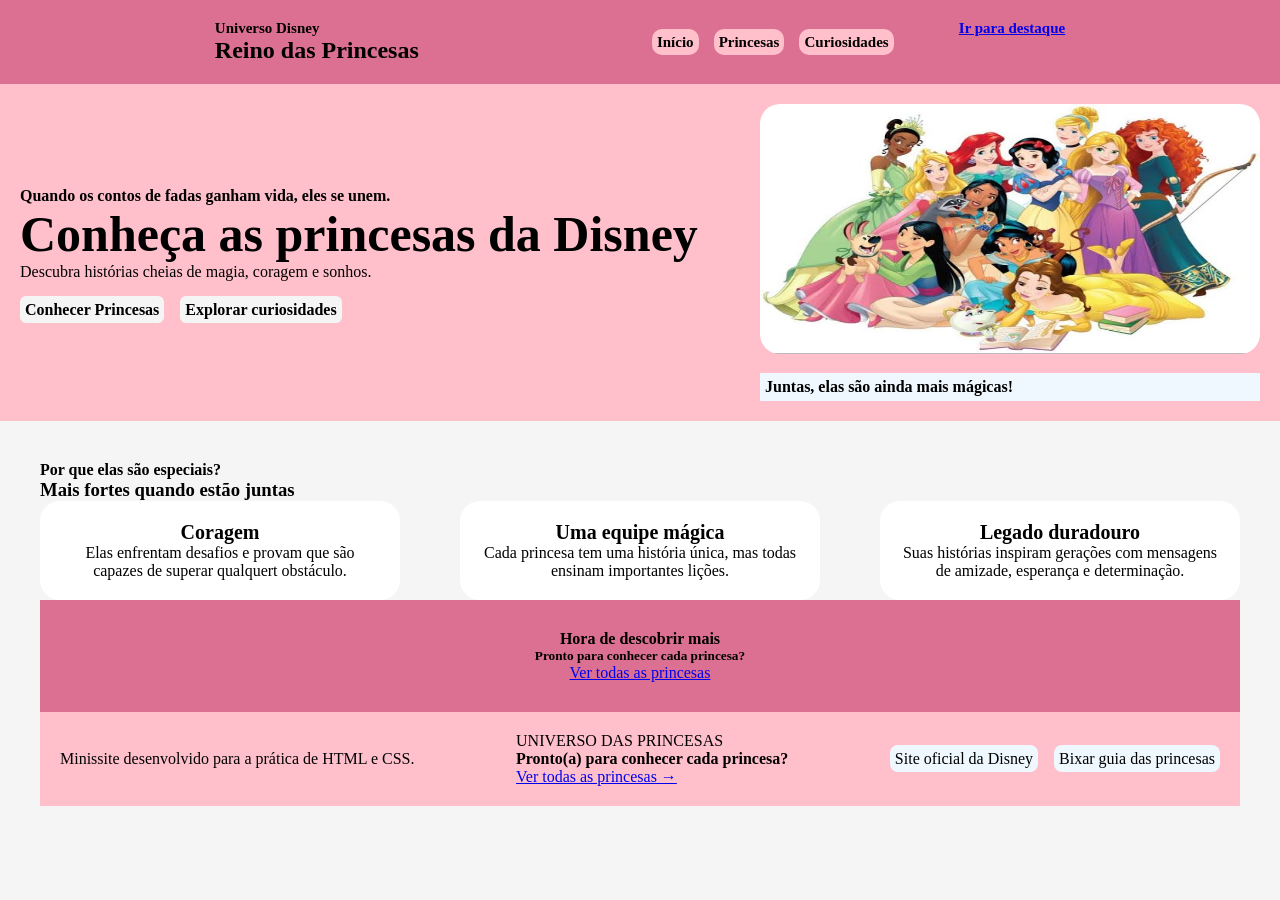
<file: index.html>
<!DOCTYPE html>
<html lang="pt-BR">
    <head>
        <meta charset="UTF-8" />
        <title>Princesas Disney</title>
        <link rel="stylesheet" href="css/style.css" />
    </head>
    <body>
        <header>
            <section id="titulo">
                <p><b>Universo Disney</b></p>
                <h1>Reino das Princesas</h1>
            </section>

            <section id="menu">
                <p><b><a href="index.html" id="tela-atual">Início</a></b></p>
                <p><b><a href="pages/personagens.html">Princesas</a></b></p>
                <p><b><a href="pages/curiosidades.html">Curiosidades</a></b></p>
            </section>

            <section id="ir-para-destaque">
                <p><b><a href="#destaque">Ir para destaque</a></b></p>
            </section>
        </header>

        <main>
            <section id="introducao">
                <article id="titulo2">
                    <p><b>Quando os contos de fadas ganham vida, eles se unem.</b></p>
                    <h2>Conheça as princesas da Disney</h2>
                    <p id="texto">Descubra histórias cheias de magia, coragem e sonhos.</p>

                    <article id="botao">
                        <p><b><a href="pages/personagens.html" id="tecla">Conhecer Princesas</a></b></p>
                        <p><b><a href="pages/curiosidades.html">Explorar curiosidades</a></b></p>
                    </article>
                </article>

                <article id="fundo-img">
                    <img src="img/image.png" alt="Imagem de várias princesas" />
                    <p><b>Juntas, elas são ainda mais mágicas!</b></p>
                </article>
            </section>

            <section id="destaque">
                <section id="Por que elas são especiais?">
                    <article id="titulo2">
                        <p><b>Por que elas são especiais?</b></p>
                        <h3>Mais fortes quando estão juntas</h3>
                    </article>
                </section>

                <section id="cards">
                    <article class="card">
                        <h4>Coragem</h4>
                        <p>Elas enfrentam desafios e provam que são capazes de superar qualquert obstáculo.</p>
                    </article>

                    <article class="card">
                        <h4>Uma equipe mágica</h4>
                        <p>Cada princesa tem uma história única, mas todas ensinam importantes lições.</p>
                    </article>

                    <article class="card">
                        <h4>Legado duradouro</h4>
                        <p>Suas histórias inspiram gerações com mensagens de amizade, esperança e determinação.</p>
                    </article>
                </section>
           </header>
           <main>

            <section id="chamada-princesas">
                <p><b>Hora de descobrir mais</b></p>
                <h5>Pronto para conhecer cada princesa?</h5>
                <p><a href="pages/personagens.html" id="pagina-princesas">Ver todas as princesas</a></p>
            </section>
        </main>

        <footer>
            <section id="footer">
                <p>Minissite desenvolvido para a prática de HTML e CSS.</p>
            <section id="convite">
                <p>UNIVERSO DAS PRINCESAS</p>
                <h4>Pronto(a) para conhecer cada princesa?</h4>
                <a href="pages/personagens.html">Ver todas as princesas &#8594;</a>
            </section>
            <section id="menu-final">
                <p><a href="https://www.google.com/aclk?sa=L&ai=DChsSEwj74onRu5eXAxUuTEgAHc4ADxIYACICCAEQAhoCY2U&ae=2&aspm=1&co=1&ase=2&gclid=Cj0KCQjw5vLVBhCiARIsAD56SFJMDQkxmMGnke77eolfghv_R9WJ0s30GQl0DowokZY1Tw5OCkyqrskaAt8_EALw_wcB&cid=[base64]&cce=2&category=acrcp_v1_35&sig=AOD64_0IzD2r_io3hSf5DICfq1rBQ5J6QQ&q&nis=4&adurl&ved=2ahUKEwiKrITRu5eXAxUWALkGHYc3KU8Q0Qx6BAgbEAE">Site oficial da Disney</a></p>
                <p><a href="assets/guiaprincesas.txt">Bixar guia das princesas</a></p>
            </section>
        </footer>
    </body>
</html>
</file>
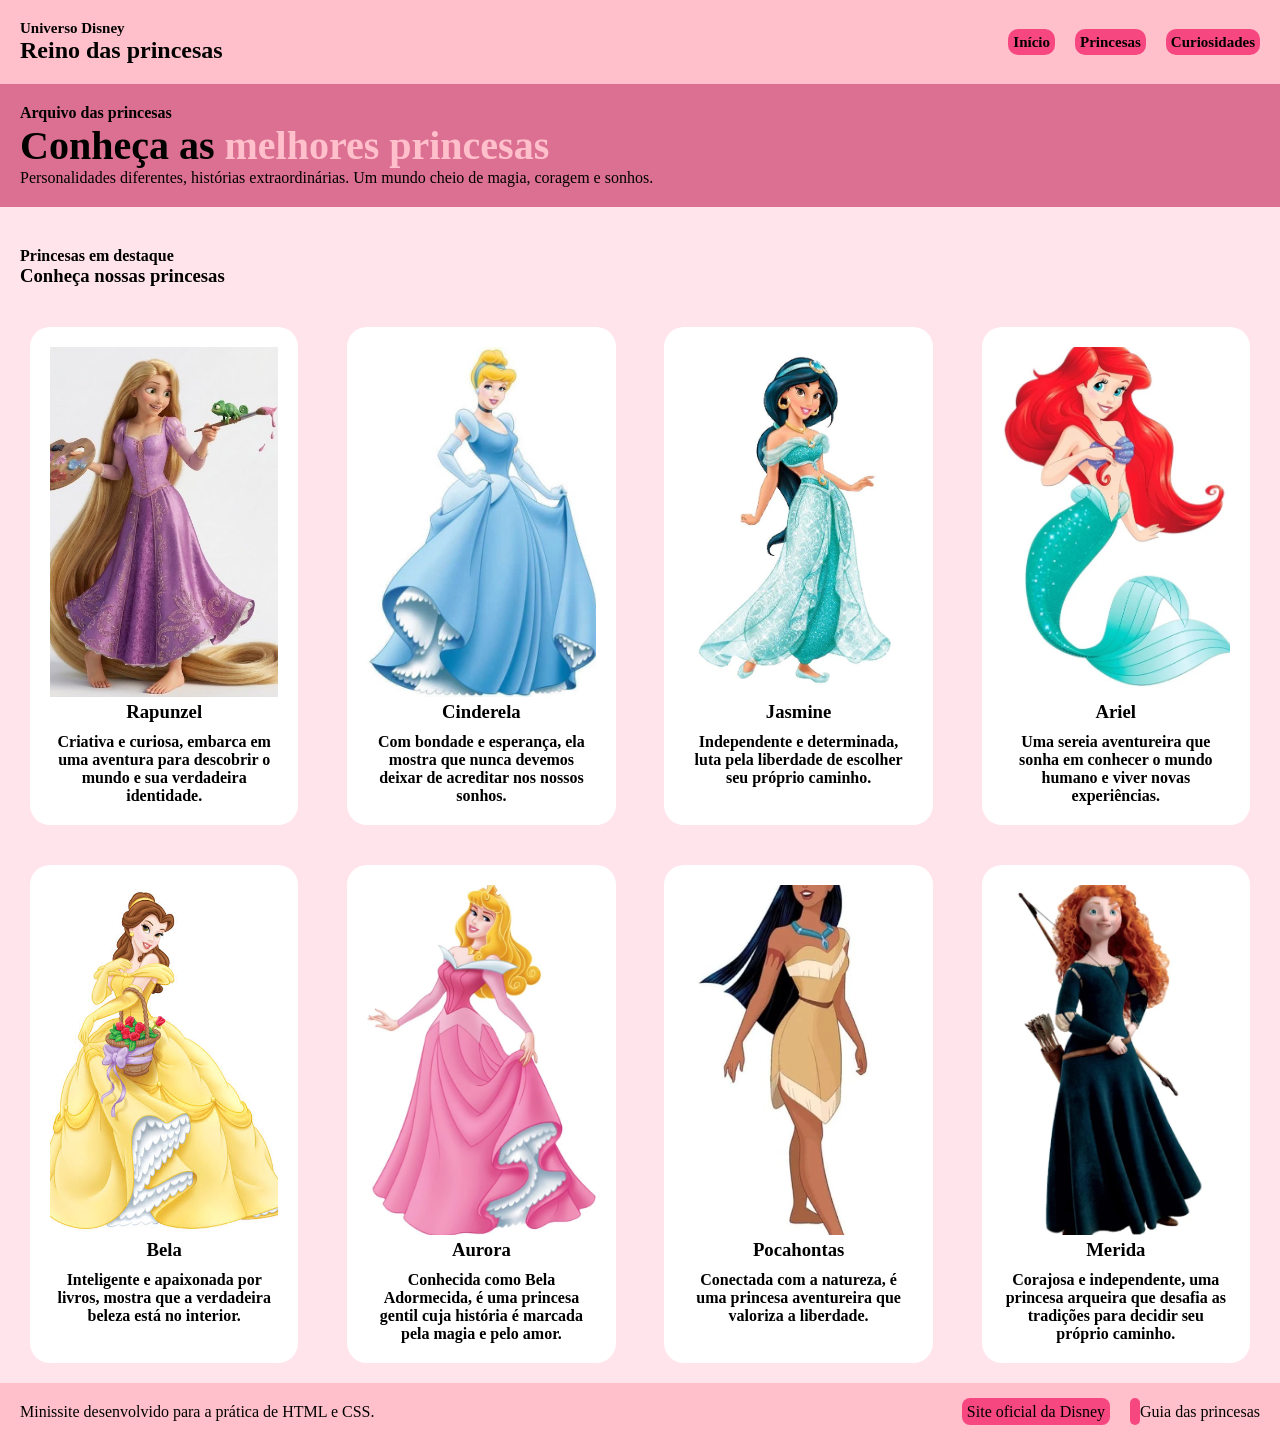
<file: pages/personagens.html>
<!DOCTYPE html>
<html lang="pt-BR">
    <head>
    <meta charset="UTF-8" />
    <title>Princesas</title>
    <link rel="stylesheet" href="../css/personagens.css"/>
    </head> 

    <body>
        <header>
            <section id="titulo">
                <p><b>Universo Disney</b></p>
                <h1>Reino das princesas</h1>
            </section>

            <section id="menu">
                <p><b><a href="../index.html">Início</a></b></p>
                <p><b><a href="personagens.html" id="tela-2">Princesas</a></b></p>
                <p><b><a href="curiosidades.html">Curiosidades</a></b></p>
            </section>
        </header>

        <main>
            <section id="introducao">
                <article id="titulo2">
                    <p><b>Arquivo das princesas</b></p>
                    <h2>Conheça as <span>melhores princesas</span></h2>
                    <p>Personalidades diferentes, histórias extraordinárias. Um mundo cheio de magia, coragem e sonhos.</p>
                    </article>
            </section>

            <section id="princesas">
                <article>
                    <p><b>Princesas em destaque</b></p>
                    <h3>Conheça nossas princesas</h3>
                </article>
            </section>

            <section id="cards">
                <article class="card">
                    <img src="../img/rapunzel.png" alt="Imagem da rapunzel" />
                    <h3>Rapunzel</h3>
                    <p>Criativa e curiosa, embarca em uma aventura para descobrir o mundo e sua verdadeira identidade.</p>
                </article>

                <article class="card">
                    <img src="../img/cinderela2.png" alt="Imagem da cinderela" />
                    <h3>Cinderela</h3>
                    <p>Com bondade e esperança, ela mostra que nunca devemos deixar de acreditar nos nossos sonhos.</p>
                </article>

                <article class="card">
                    <img src="../img/jasmine2.png" alt="Imagem da Jasmine" />
                    <h3>Jasmine</h3>
                    <p>Independente e determinada, luta pela liberdade de escolher seu próprio caminho.</p>
                </article>

                <article class="card">
                    <img src="../img/ariel.png" alt="imagem da ariel" />
                    <h3>Ariel</h3>
                    <p>Uma sereia aventureira que sonha em conhecer o mundo humano e viver novas experiências.</p>
                </article>

                <article class="card">
                    <img src="../img/bela.png" alt="imagem da bela" />
                    <h3>Bela</h3>
                    <p>Inteligente e apaixonada por livros, mostra que a verdadeira beleza está no interior.</p>
                </article>

                <article class="card">
                    <img src="../img/aurora3.png" alt="imagem da aurora" />
                    <h3>Aurora</h3>
                    <p>Conhecida como Bela Adormecida, é uma princesa gentil cuja história é marcada pela magia e pelo amor.</p>
                </article>

                <article class="card">
                    <img src="../img/pocahontas.png" alt="imagem da pocahontas" />
                    <h3>Pocahontas</h3>
                    <p>Conectada com a natureza, é uma princesa aventureira que valoriza a liberdade.</p>
                </article>

                <article class="card">
                    <img src="../img/merida3.png" alt="imagem merida" />
                    <h3>Merida</h3>
                    <p>Corajosa e independente, uma princesa arqueira que desafia as tradições para decidir seu próprio caminho.</p>
                </article>
            </section>
        </main>

        <footer>
            <section id="footer">
                <p>Minissite desenvolvido para a prática de HTML e CSS.</p>
            </section>

            <section id="menu-final">
                <p><a href="https://www.google.com/aclk?sa=L&ai=DChsSEwj74onRu5eXAxUuTEgAHc4ADxIYACICCAEQAhoCY2U&ae=2&aspm=1&co=1&ase=2&gclid=Cj0KCQjw5vLVBhCiARIsAD56SFJMDQkxmMGnke77eolfghv_R9WJ0s30GQl0DowokZY1Tw5OCkyqrskaAt8_EALw_wcB&cid=[base64]&cce=2&category=acrcp_v1_35&sig=AOD64_0IzD2r_io3hSf5DICfq1rBQ5J6QQ&q&nis=4&adurl&ved=2ahUKEwiKrITRu5eXAxUWALkGHYc3KU8Q0Qx6BAgbEAE">Site oficial da Disney</a></p>
                <p><a href="../assets/guiaprincesas.txt"></a>Guia das princesas</p>
            </section>
        </footer>
    </body>
</html>
</file>
<file: css/style.css>
* {
    padding: 0;
    margin: 0;
    box-sizing:border-box;
}

body {
    background-color: whitesmoke;
    font-family: 'Times New Roman', Times, serif;
}

header {
    background-color: palevioletred;
    color: black;
    padding: 20px;
    display: flex;
    flex-direction: row;
    justify-content: center;
}

header p {
    font-size: 15px;
}

#menu {
    display: flex;
    flex-direction: row;
    justify-content: center;
    align-items: center;
    flex-wrap: nowrap;
    gap: 15px;
    width: 30%;
}

#titulo {
    width: 30%;
}

#introducao {
    background-color: pink;
    color: black;
    display: flex;
    flex-direction: row;
    gap: 30px;
    padding:20px;
    align-items: center;
    justify-content: space-between;
}

#introducao h2 {
    font-size: 50px;
}

#texto {
    color: black;
}

#introducao img {
    width: 500px;
    height: 250px;
    border-radius: 20px;
    margin-bottom: 15px;
}

#introducao a {
    background-color: whitesmoke;
    padding: 5px;
    border-radius: 6px ;
    text-decoration: none;
    color: black;
}

#fundo-img p {
    background-color: aliceblue;
    padding: 5px;
    text-decoration: none;
    color: black
}

#menu a {
    background-color: pink;
    padding: 5px;
    border-radius: 10px;
    text-decoration: none;
    color: black;
}

#botao {
    display: flex;
    gap: 16px;
    margin-top: 20px;
}

#destaque {
    padding: 40px;
    color: black;
}

#cards {
    display: flex;
    flex-direction: row;
    justify-content: space-between;
    align-items: center;
    flex-wrap: nowrap;
    gap: 16px;
}

.card {
    background-color: white;
    width: 30%;
    padding: 20px;
    text-align: center;
    border-radius: 20px;
}

.card h4 {
    font-size: 20px;
}

#chamada-princesas {
    background-color: palevioletred;
    text-align: center;
    padding: 30px;
    color: black
}

#paginas-princesas {
    background-color: pink;
    padding: 5px;
    border-radius: 8px;
    text-decoration: none;
    color: black;
}

#footer {
    color: black;
    background-color: pink;
    padding: 20px;
    flex-direction: row;
    justify-content: space-between;
    align-items: center;
    display: flex;
}

#menu-final {
    display: flex;
    flex-direction: row;
    justify-content: flex-end;
    align-items: center;
    flex-wrap: nowrap;
    gap: 16px
}

#menu-final a {
    background-color: aliceblue;
    padding: 5px;
    border-radius: 8px;
    text-decoration: none;
    color: black;
}

#convite {
    border-radius: 8px;
    text-decoration: none;
    color: black;
    background-color: pink;
}
</file>
<file: css/personagens.css>
* {
    padding: 0;
    margin: 0;
    box-sizing: border-box;
}

body {
    background-color: #ffe4ec;
    font-family: 'Times New Roman', Times, serif;
}

header {
    background-color: pink ;
    color: black;
    padding: 20px;
    display: flex;
    flex-direction: row;
    justify-content: space-between;
    align-items: center;
}

header p {
    font-size: 15px;
}

#menu {
    display: flex;
    flex-direction: row;
    justify-content: flex-end;
    align-items: center;
    flex-wrap: nowrap;
    gap: 20px;
}

#menu a {
    background-color: #f74780;
    padding: 5px;
    border-radius: 10px;
    text-decoration: none;
    color: black;
}

#introducao {
    background-color: palevioletred;
    color: black;
    display: flex;
    flex-direction: row;
    gap:30px;
    padding: 20px;
    align-items: center;
    justify-content: space-between;
}

#introducao span {
    color: pink;
}

#introducao h2 {
    font-size: 40px;
}

#princesas {
    margin-top: 20px;
    margin-bottom: 20px;
    color: black;
    padding: 20px;
}

#cards {
    display: flex;
    justify-content: space-between;
    flex-wrap: wrap;
    padding-left: 30px;
    padding-right: 30px;
    gap: 40px;
}

.card {
    background-color: white;
    padding: 20px;
    width: 22%;
    border-radius: 20px;
    text-align: center;
}

.card img {
    width: 100%;
    height: 350px;
    object-fit: cover;
}

.card p {
    margin-top: 10px;
    font-weight: bold;
}

footer {
    background-color: pink;
    padding: 20px;
    display: flex;
    flex-direction: row;
    justify-content: space-between;
    align-items: center;
    margin-top: 20px;
}

#menu-final a {
    background-color: #f74780;
    padding: 5px;
    border-radius: 8px;
    text-decoration: none;
    color: black;
}

#menu-final {
    display: flex;
    flex-direction: row;
    justify-content: flex-end;
    align-items: center;
    flex-wrap: nowrap;
    gap:20px;
    
}
</file>
